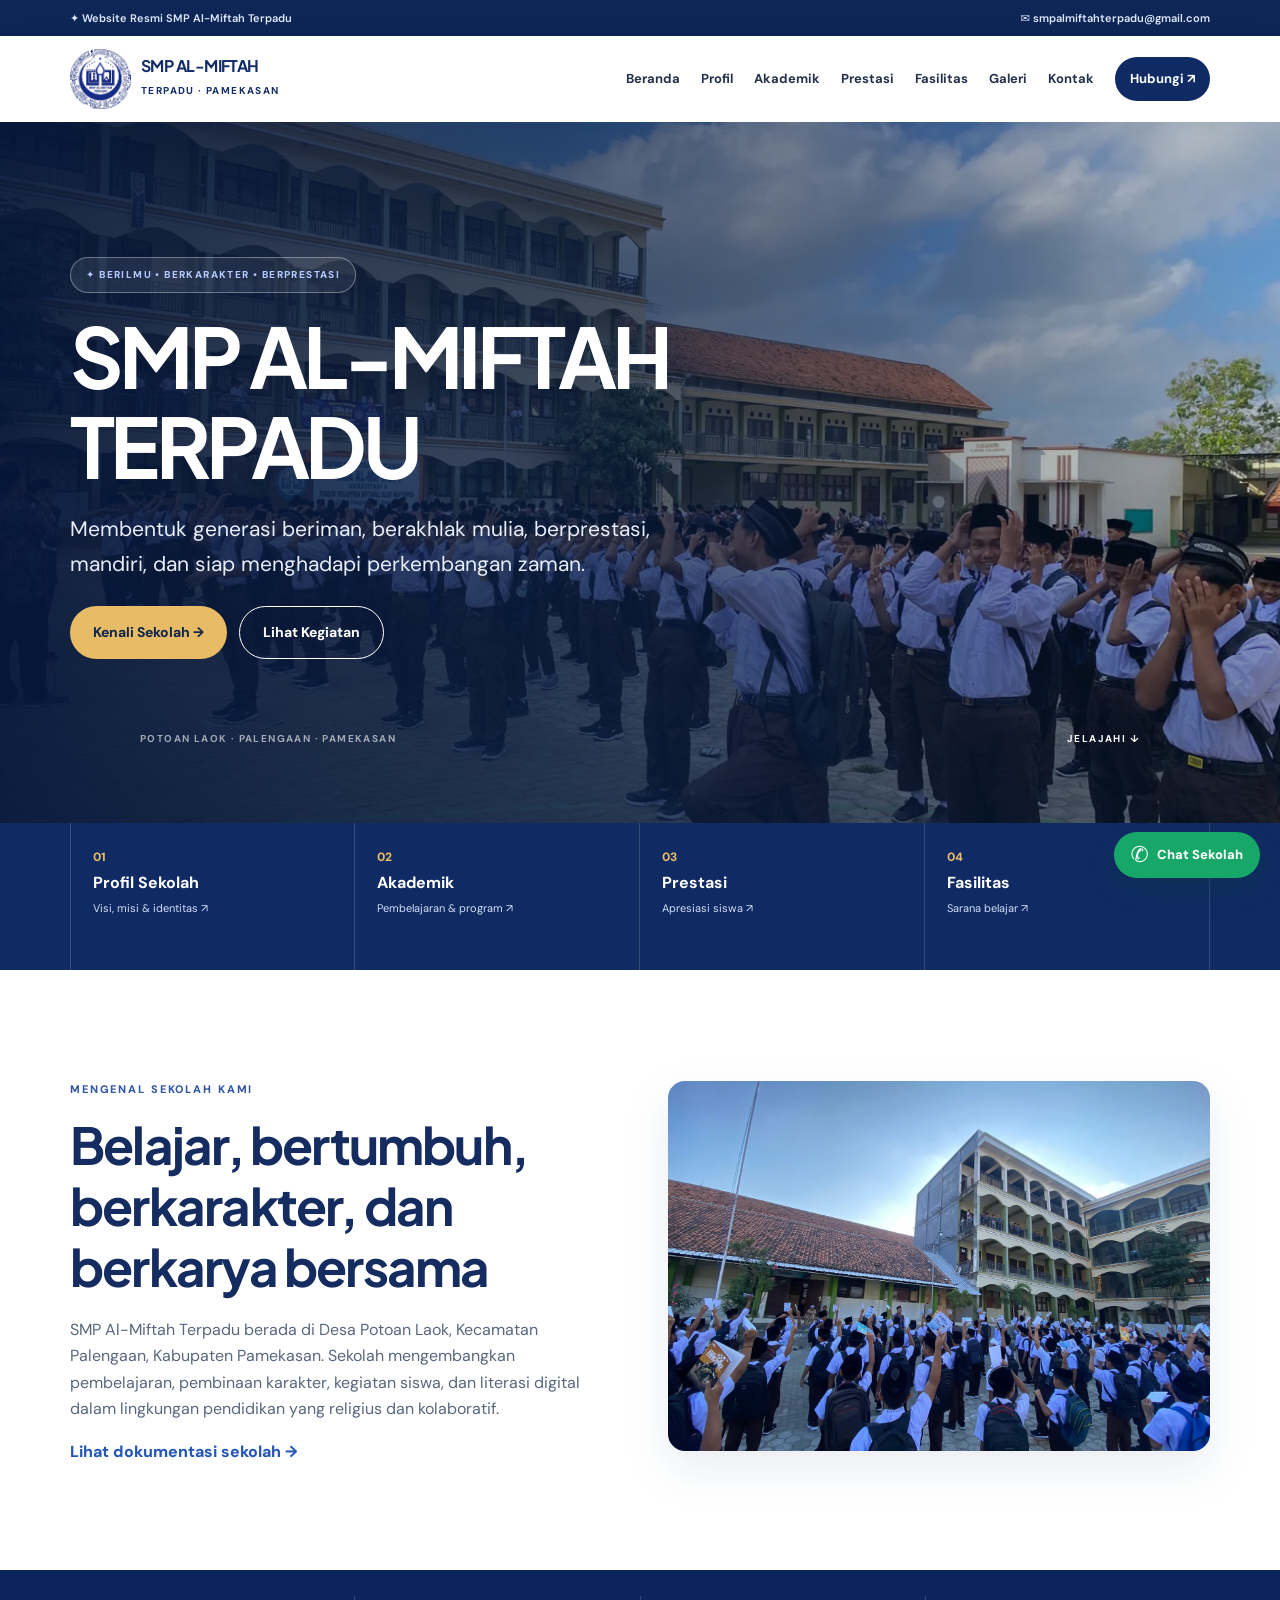
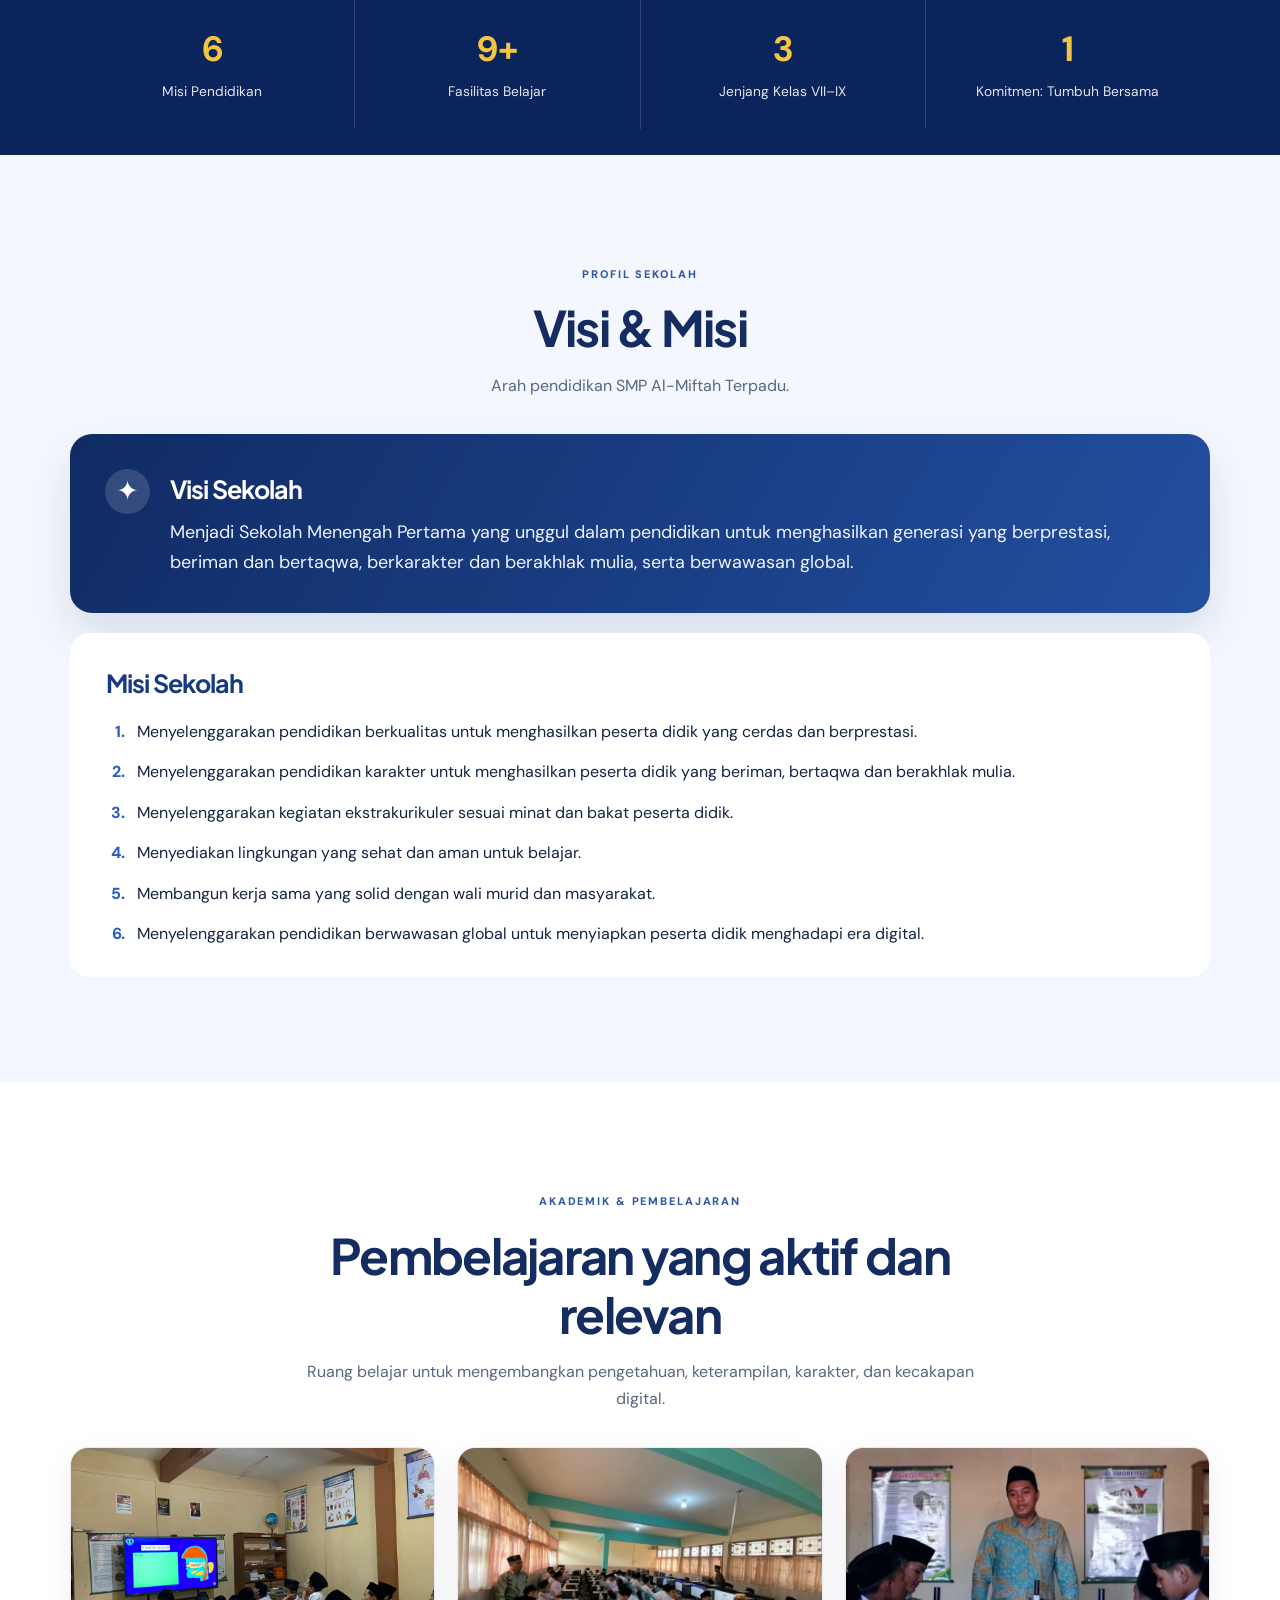
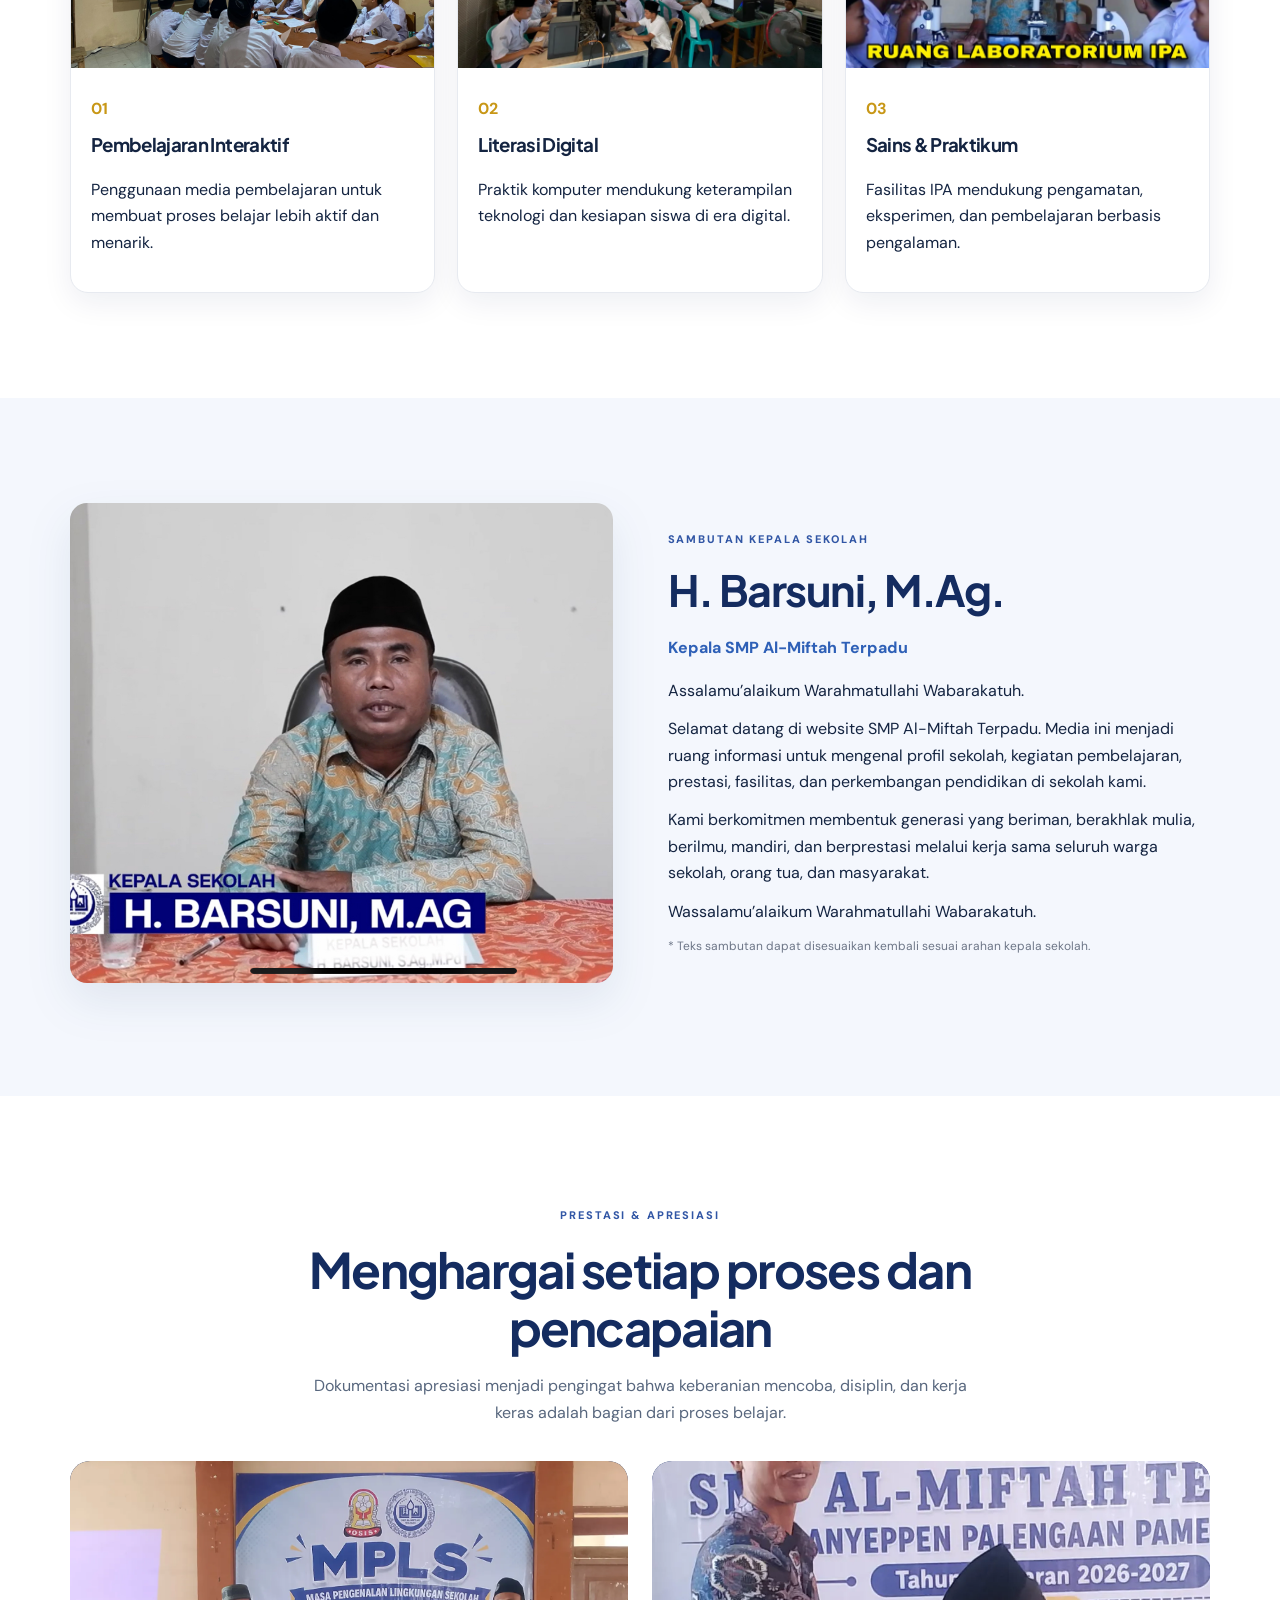
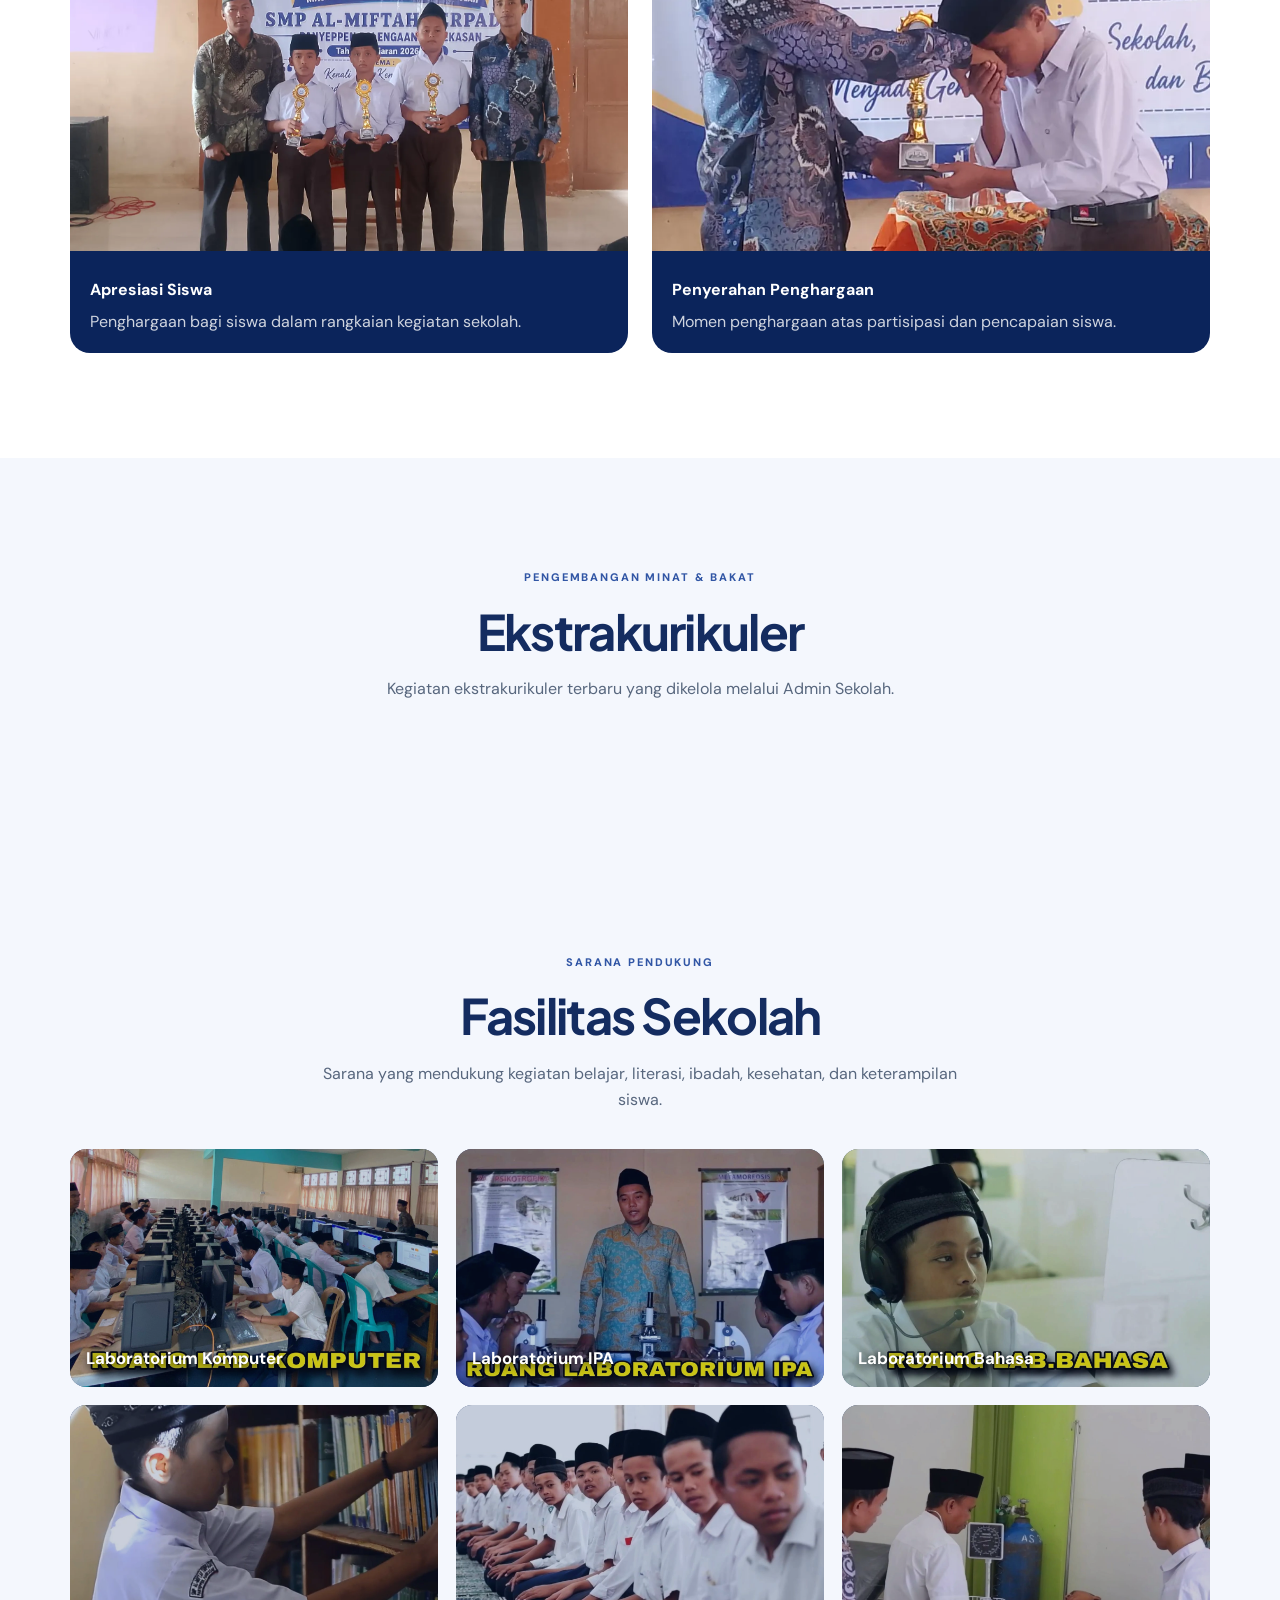
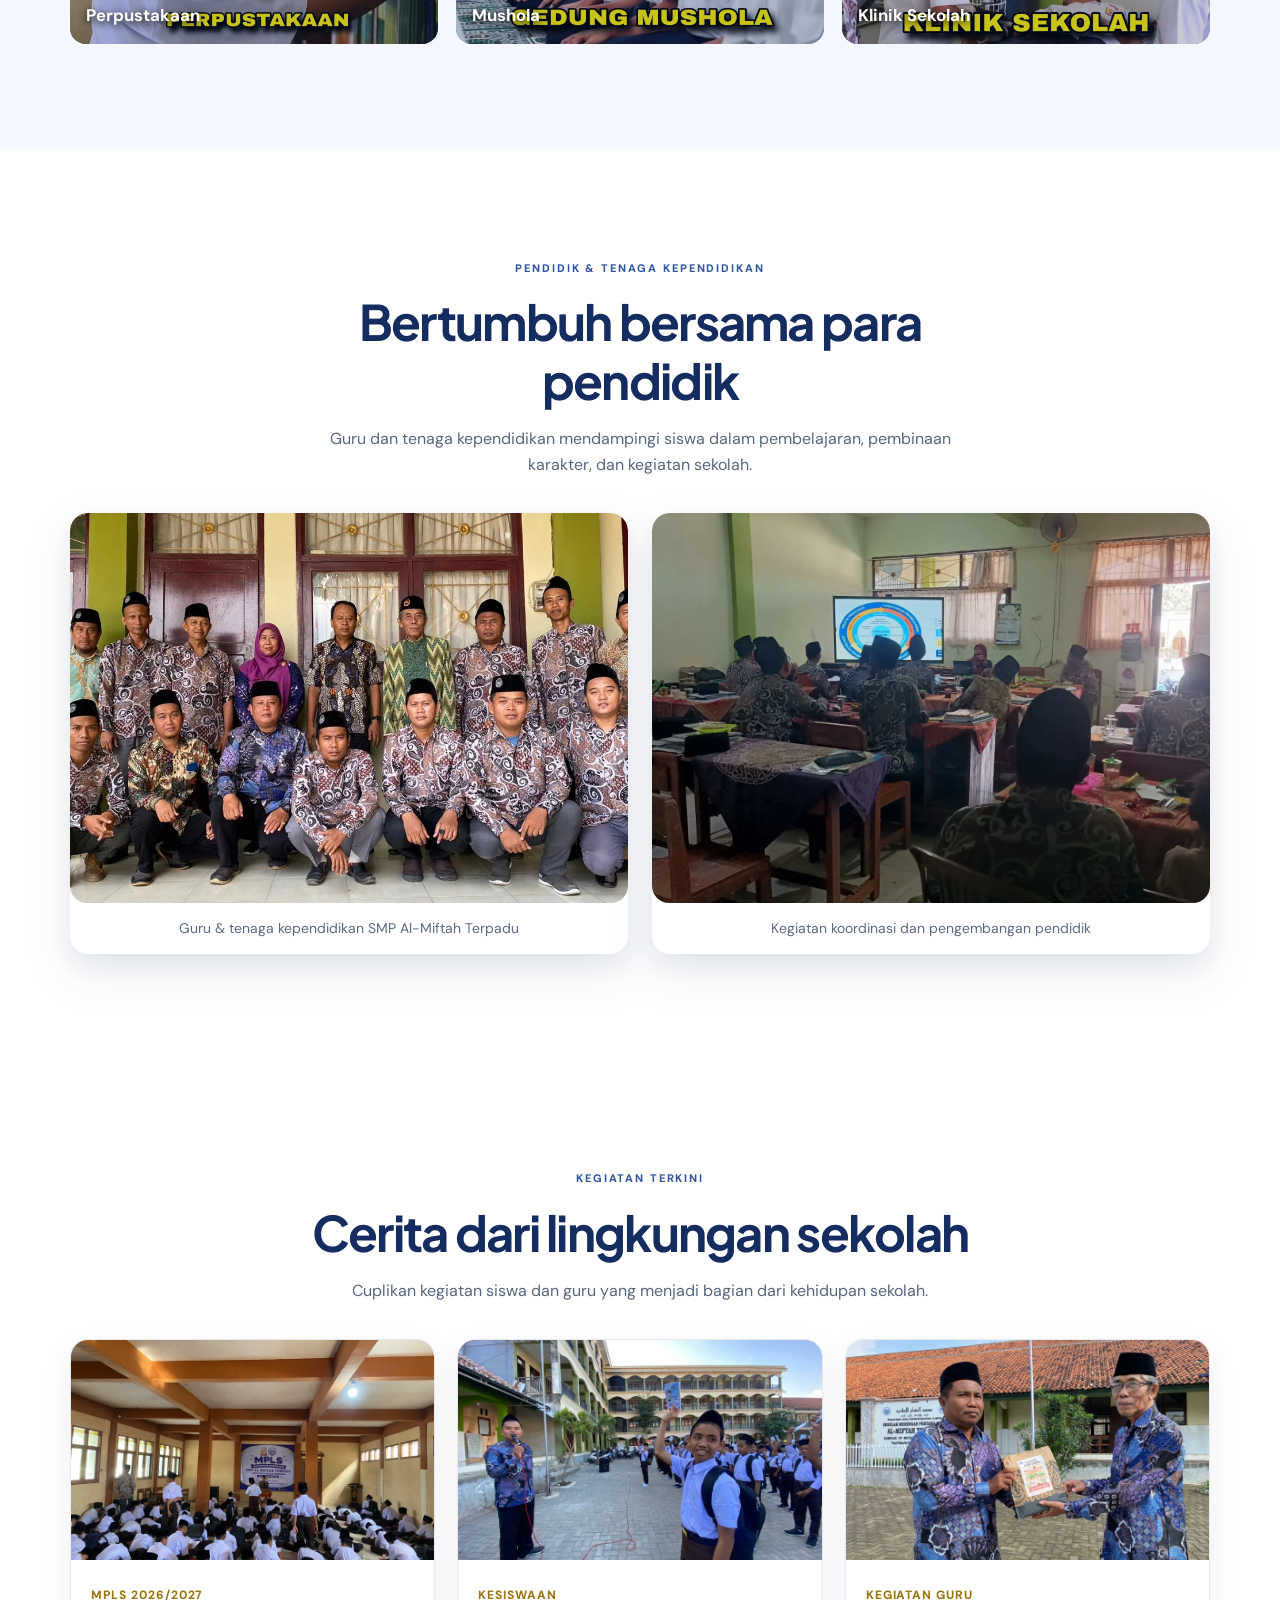
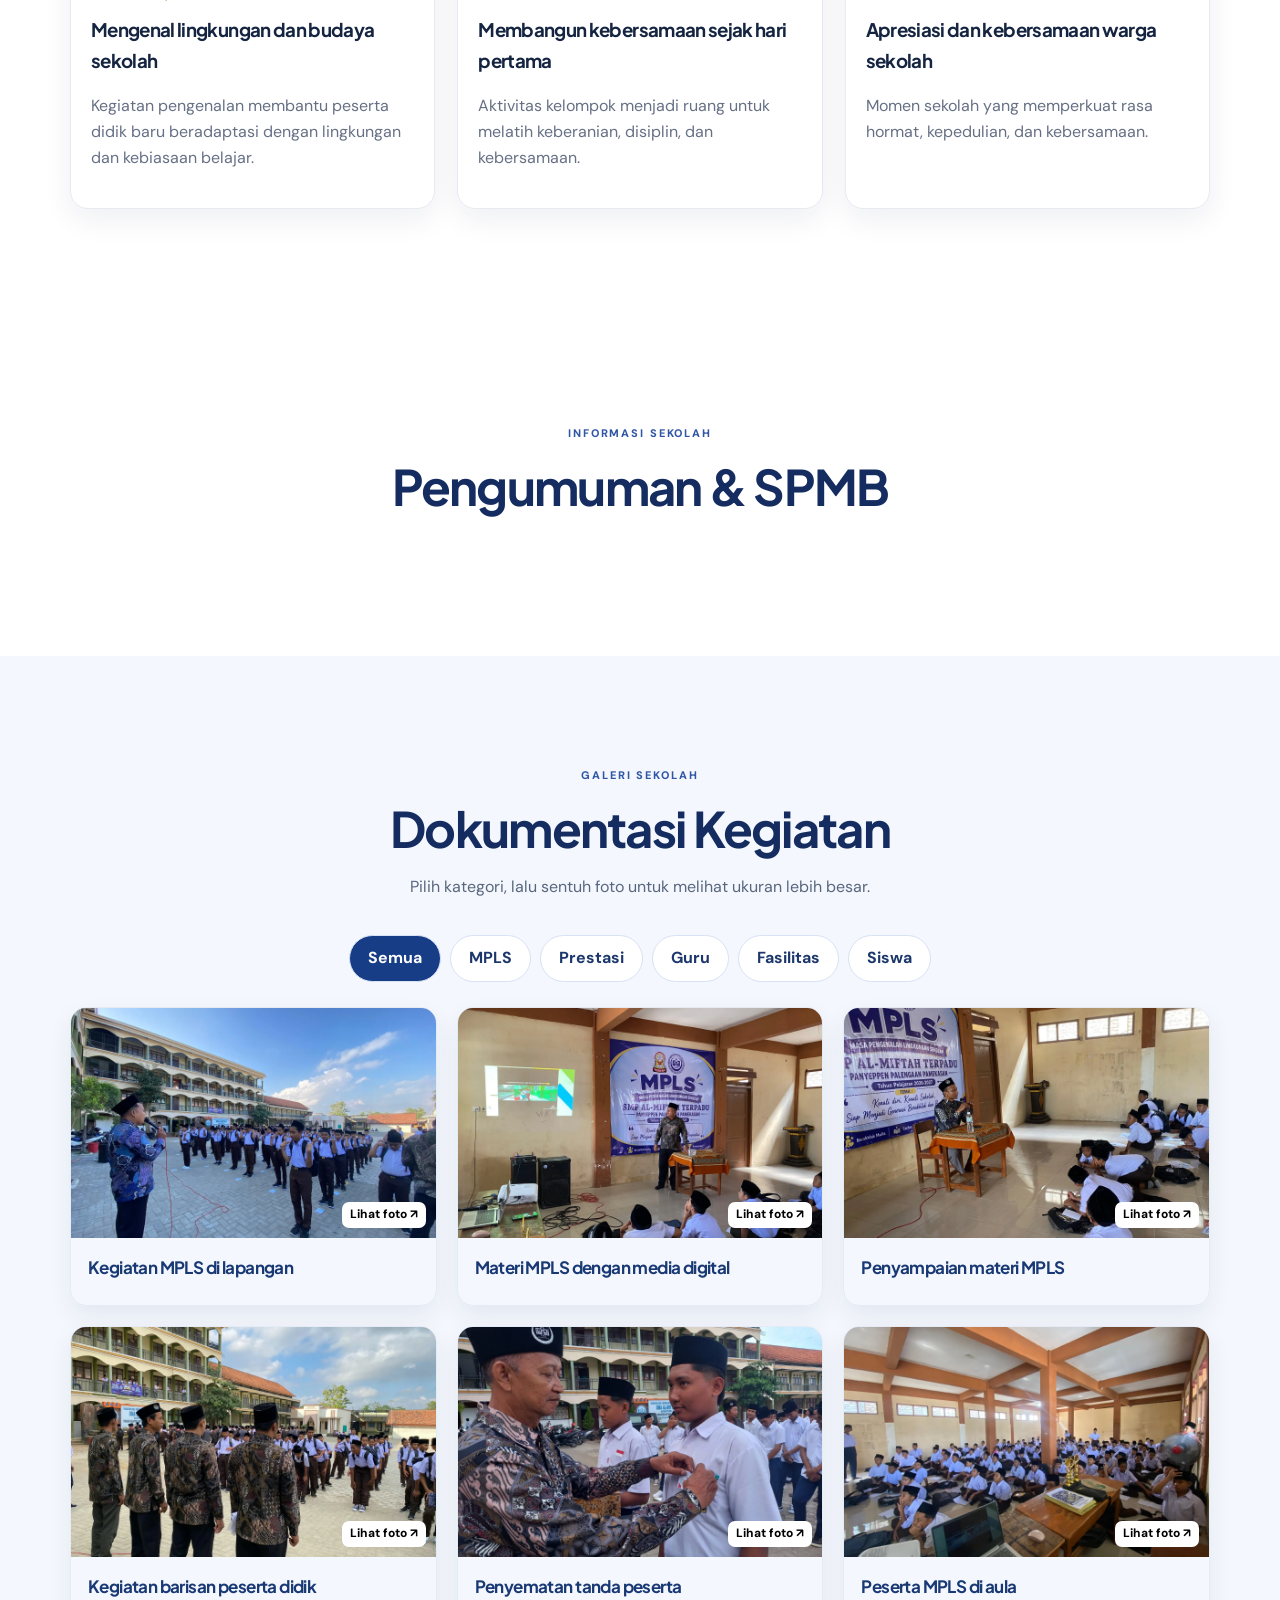
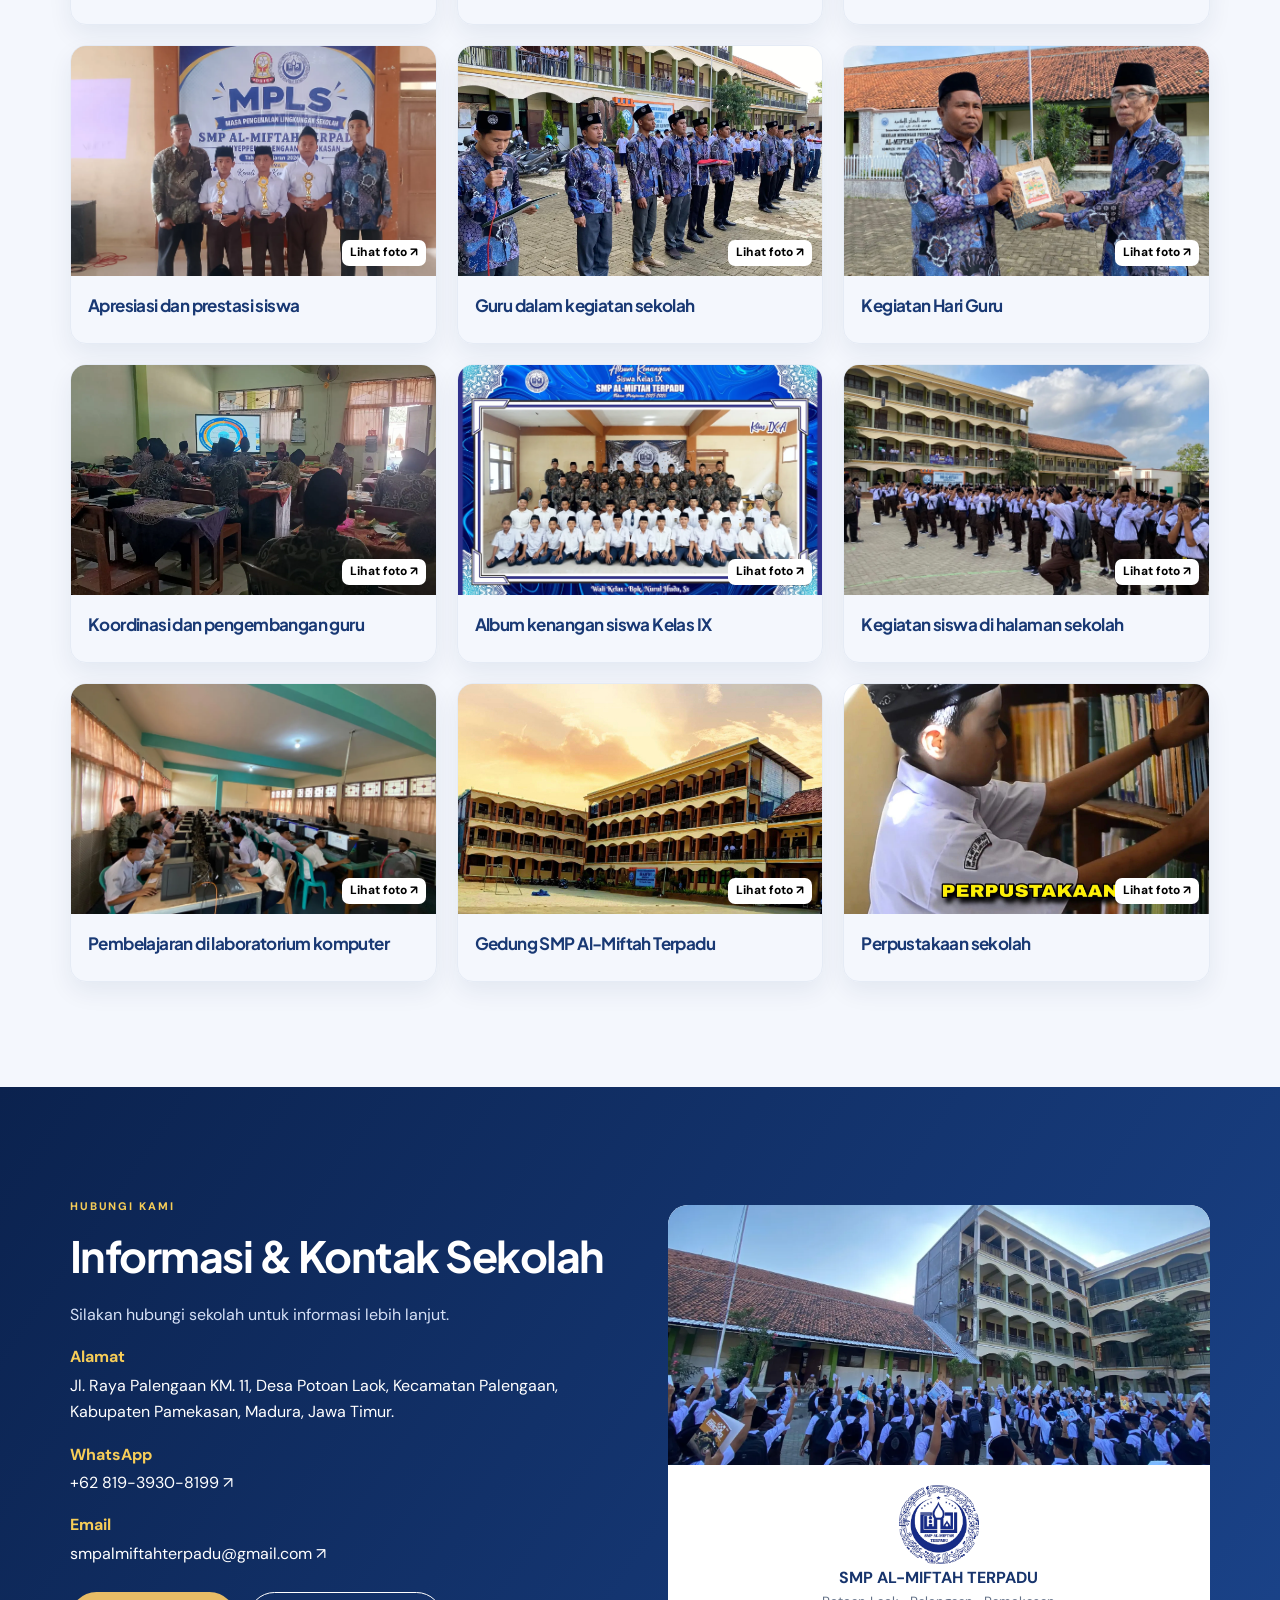
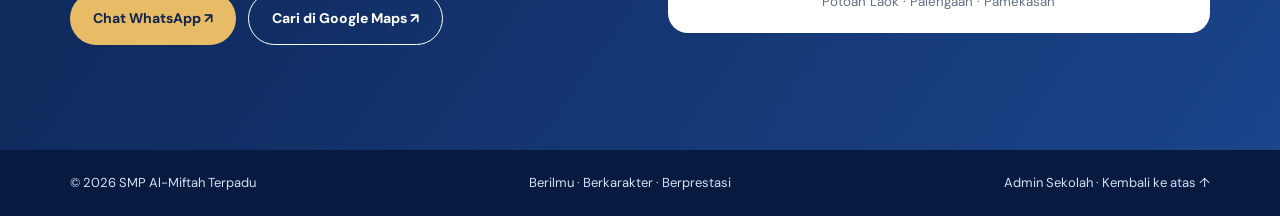
<file: index.html>
<!doctype html><html lang="id"><head><meta charset="utf-8"><meta name="viewport" content="width=device-width,initial-scale=1"><meta name="theme-color" content="#112e70"><meta name="description" content="Website resmi SMP Al-Miftah Terpadu Potoan Laok, Palengaan, Pamekasan. Profil, akademik, prestasi, fasilitas, kegiatan, galeri dan kontak sekolah."><title>SMP Al-Miftah Terpadu | Berilmu, Berkarakter, Berprestasi</title><link rel="icon" href="assets/logo.png"><link rel="stylesheet" href="style.css"><link rel="stylesheet" href="premium.css"></head><body>
<div class="top-strip"><div class="container"><span>✦ Website Resmi SMP Al-Miftah Terpadu</span><a href="mailto:smpalmiftahterpadu@gmail.com">✉ smpalmiftahterpadu@gmail.com</a></div></div><a class="skip" href="#main">Lewati ke konten</a>
<header class="site-header"><div class="container header-inner"><a class="brand" href="#beranda"><img src="assets/logo.png" alt="Logo SMP Al-Miftah Terpadu"><span><strong>SMP AL-MIFTAH</strong><small>TERPADU · PAMEKASAN</small></span></a><button class="menu-toggle" type="button" aria-expanded="false" aria-controls="nav">☰</button><nav id="nav" class="nav"><a href="#beranda">Beranda</a><a href="#profil">Profil</a><a href="#akademik">Akademik</a><a href="#prestasi">Prestasi</a><a href="#fasilitas">Fasilitas</a><a href="#galeri">Galeri</a><a href="#kontak">Kontak</a><a class="nav-cta" href="https://wa.me/6281939308199" target="_blank" rel="noopener">Hubungi ↗</a></nav></div></header>
<main id="main">
<section id="beranda" class="hero"><img class="hero-img" src="assets/new/mpls-kegiatan-lapangan.webp" alt="Kegiatan siswa SMP Al-Miftah Terpadu"><div class="hero-shade"></div><div class="container hero-content"><span class="eyebrow">✦ BERILMU • BERKARAKTER • BERPRESTASI</span><h1>SMP AL-MIFTAH<br>TERPADU</h1><p>Membentuk generasi beriman, berakhlak mulia, berprestasi, mandiri, dan siap menghadapi perkembangan zaman.</p><div class="actions"><a class="btn primary" href="#profil">Kenali Sekolah →</a><a class="btn outline" href="#galeri">Lihat Kegiatan</a></div><div class="hero-bottom"><span>POTOAN LAOK · PALENGAAN · PAMEKASAN</span><a href="#profil">JELAJAHI ↓</a></div></div></section>
<section class="quick-links"><div class="container quick-grid"><a href="#profil"><span>01</span><strong>Profil Sekolah</strong><small>Visi, misi & identitas ↗</small></a><a href="#akademik"><span>02</span><strong>Akademik</strong><small>Pembelajaran & program ↗</small></a><a href="#prestasi"><span>03</span><strong>Prestasi</strong><small>Apresiasi siswa ↗</small></a><a href="#fasilitas"><span>04</span><strong>Fasilitas</strong><small>Sarana belajar ↗</small></a></div></section>
<section class="intro section"><div class="container intro-grid"><div><span class="kicker">MENGENAL SEKOLAH KAMI</span><h2>Belajar, bertumbuh, berkarakter, dan berkarya bersama</h2><p>SMP Al-Miftah Terpadu berada di Desa Potoan Laok, Kecamatan Palengaan, Kabupaten Pamekasan. Sekolah mengembangkan pembelajaran, pembinaan karakter, kegiatan siswa, dan literasi digital dalam lingkungan pendidikan yang religius dan kolaboratif.</p><a class="text-link" href="#galeri">Lihat dokumentasi sekolah →</a></div><div class="intro-photo"><img loading="lazy" src="assets/new/mpls-lapangan-1.webp" alt="Lingkungan dan kegiatan siswa"></div></div></section>
<section class="stats"><div class="container stats-grid"><div><strong>6</strong><span>Misi Pendidikan</span></div><div><strong>9+</strong><span>Fasilitas Belajar</span></div><div><strong>3</strong><span>Jenjang Kelas VII–IX</span></div><div><strong>1</strong><span>Komitmen: Tumbuh Bersama</span></div></div></section>
<section id="profil" class="section tinted"><div class="container"><div class="section-head"><span class="kicker">PROFIL SEKOLAH</span><h2>Visi & Misi</h2><p>Arah pendidikan SMP Al-Miftah Terpadu.</p></div><div class="vision"><span class="icon-circle">✦</span><div><h3>Visi Sekolah</h3><p>Menjadi Sekolah Menengah Pertama yang unggul dalam pendidikan untuk menghasilkan generasi yang berprestasi, beriman dan bertaqwa, berkarakter dan berakhlak mulia, serta berwawasan global.</p></div></div><div class="mission"><h3>Misi Sekolah</h3><ol><li>Menyelenggarakan pendidikan berkualitas untuk menghasilkan peserta didik yang cerdas dan berprestasi.</li><li>Menyelenggarakan pendidikan karakter untuk menghasilkan peserta didik yang beriman, bertaqwa dan berakhlak mulia.</li><li>Menyelenggarakan kegiatan ekstrakurikuler sesuai minat dan bakat peserta didik.</li><li>Menyediakan lingkungan yang sehat dan aman untuk belajar.</li><li>Membangun kerja sama yang solid dengan wali murid dan masyarakat.</li><li>Menyelenggarakan pendidikan berwawasan global untuk menyiapkan peserta didik menghadapi era digital.</li></ol></div></div></section>
<section id="akademik" class="section"><div class="container"><div class="section-head"><span class="kicker">AKADEMIK & PEMBELAJARAN</span><h2>Pembelajaran yang aktif dan relevan</h2><p>Ruang belajar untuk mengembangkan pengetahuan, keterampilan, karakter, dan kecakapan digital.</p></div><div class="feature-grid"><article><img src="assets/pembelajaran.jpeg" loading="lazy" alt="Pembelajaran interaktif"><div><b>01</b><h3>Pembelajaran Interaktif</h3><p>Penggunaan media pembelajaran untuk membuat proses belajar lebih aktif dan menarik.</p></div></article><article><img src="assets/new/lab-komputer-baru.webp" loading="lazy" alt="Laboratorium komputer"><div><b>02</b><h3>Literasi Digital</h3><p>Praktik komputer mendukung keterampilan teknologi dan kesiapan siswa di era digital.</p></div></article><article><img src="assets/ipa.jpeg" loading="lazy" alt="Laboratorium IPA"><div><b>03</b><h3>Sains & Praktikum</h3><p>Fasilitas IPA mendukung pengamatan, eksperimen, dan pembelajaran berbasis pengalaman.</p></div></article></div></div></section>
<section id="kepala-sekolah" class="section tinted"><div class="container principal"><div class="principal-photo"><img loading="lazy" src="assets/kepala.jpeg" alt="Kepala SMP Al-Miftah Terpadu"></div><div><span class="kicker">SAMBUTAN KEPALA SEKOLAH</span><h2>H. Barsuni, M.Ag.</h2><p class="role">Kepala SMP Al-Miftah Terpadu</p><div class="speech"><p>Assalamu’alaikum Warahmatullahi Wabarakatuh.</p><p>Selamat datang di website SMP Al-Miftah Terpadu. Media ini menjadi ruang informasi untuk mengenal profil sekolah, kegiatan pembelajaran, prestasi, fasilitas, dan perkembangan pendidikan di sekolah kami.</p><p>Kami berkomitmen membentuk generasi yang beriman, berakhlak mulia, berilmu, mandiri, dan berprestasi melalui kerja sama seluruh warga sekolah, orang tua, dan masyarakat.</p><p>Wassalamu’alaikum Warahmatullahi Wabarakatuh.</p></div><p class="draft-note">* Teks sambutan dapat disesuaikan kembali sesuai arahan kepala sekolah.</p></div></div></section>
<section id="prestasi" class="section"><div class="container"><div class="section-head"><span class="kicker">PRESTASI & APRESIASI</span><h2>Menghargai setiap proses dan pencapaian</h2><p>Dokumentasi apresiasi menjadi pengingat bahwa keberanian mencoba, disiplin, dan kerja keras adalah bagian dari proses belajar.</p></div><div class="prestasi-grid" id="cms-prestasi"><figure><img src="assets/new/mpls-prestasi.webp" loading="lazy" alt="Siswa menerima piala"><figcaption><strong>Apresiasi Siswa</strong><span>Penghargaan bagi siswa dalam rangkaian kegiatan sekolah.</span></figcaption></figure><figure><img src="assets/new/mpls-penyerahan-piala.webp" loading="lazy" alt="Penyerahan penghargaan kepada siswa"><figcaption><strong>Penyerahan Penghargaan</strong><span>Momen penghargaan atas partisipasi dan pencapaian siswa.</span></figcaption></figure></div></div></section>
<section id="ekstrakurikuler" class="section tinted cms-section"><div class="container"><div class="section-head"><span class="kicker">PENGEMBANGAN MINAT & BAKAT</span><h2>Ekstrakurikuler</h2><p>Kegiatan ekstrakurikuler terbaru yang dikelola melalui Admin Sekolah.</p></div><div id="cms-ekstrakurikuler" class="cms-card-grid"></div></div></section>
<section id="fasilitas" class="section tinted"><div class="container"><div class="section-head"><span class="kicker">SARANA PENDUKUNG</span><h2>Fasilitas Sekolah</h2><p>Sarana yang mendukung kegiatan belajar, literasi, ibadah, kesehatan, dan keterampilan siswa.</p></div><div class="facility-grid"><div><img src="assets/komputer.jpeg" loading="lazy" alt="Lab komputer"><strong>Laboratorium Komputer</strong></div><div><img src="assets/ipa.jpeg" loading="lazy" alt="Lab IPA"><strong>Laboratorium IPA</strong></div><div><img src="assets/bahasa.jpeg" loading="lazy" alt="Lab Bahasa"><strong>Laboratorium Bahasa</strong></div><div><img src="assets/perpustakaan.jpeg" loading="lazy" alt="Perpustakaan"><strong>Perpustakaan</strong></div><div><img src="assets/mushola.jpeg" loading="lazy" alt="Mushola"><strong>Mushola</strong></div><div><img src="assets/klinik.jpeg" loading="lazy" alt="Klinik sekolah"><strong>Klinik Sekolah</strong></div></div></div></section>
<section id="guru" class="section"><div class="container"><div class="section-head"><span class="kicker">PENDIDIK & TENAGA KEPENDIDIKAN</span><h2>Bertumbuh bersama para pendidik</h2><p>Guru dan tenaga kependidikan mendampingi siswa dalam pembelajaran, pembinaan karakter, dan kegiatan sekolah.</p></div><div class="teacher-pair"><figure class="teacher"><img loading="lazy" src="assets/new/foto-guru-staf.webp" alt="Foto guru dan tenaga kependidikan"><figcaption>Guru & tenaga kependidikan SMP Al-Miftah Terpadu</figcaption></figure><figure class="teacher"><img loading="lazy" src="assets/new/rapat-guru.webp" alt="Kegiatan pengembangan guru"><figcaption>Kegiatan koordinasi dan pengembangan pendidik</figcaption></figure></div></div></section>
<section class="section news-section"><div class="container"><div class="section-head"><span class="kicker">KEGIATAN TERKINI</span><h2>Cerita dari lingkungan sekolah</h2><p>Cuplikan kegiatan siswa dan guru yang menjadi bagian dari kehidupan sekolah.</p></div><div class="news-grid" id="cms-berita"><article><img src="assets/new/mpls-kegiatan-aula.webp" loading="lazy" alt="MPLS di aula"><span>MPLS 2026/2027</span><h3>Mengenal lingkungan dan budaya sekolah</h3><p>Kegiatan pengenalan membantu peserta didik baru beradaptasi dengan lingkungan dan kebiasaan belajar.</p></article><article><img src="assets/new/mpls-siswa.webp" loading="lazy" alt="Siswa MPLS"><span>KESISWAAN</span><h3>Membangun kebersamaan sejak hari pertama</h3><p>Aktivitas kelompok menjadi ruang untuk melatih keberanian, disiplin, dan kebersamaan.</p></article><article><img src="assets/new/hari-guru.webp" loading="lazy" alt="Kegiatan Hari Guru"><span>KEGIATAN GURU</span><h3>Apresiasi dan kebersamaan warga sekolah</h3><p>Momen sekolah yang memperkuat rasa hormat, kepedulian, dan kebersamaan.</p></article></div></div></section>
<section id="pengumuman" class="section cms-section"><div class="container"><div class="section-head"><span class="kicker">INFORMASI SEKOLAH</span><h2>Pengumuman & SPMB</h2></div><div id="cms-pengumuman" class="cms-announcement-grid"></div></div></section>
<section id="galeri" class="section tinted"><div class="container"><div class="section-head"><span class="kicker">GALERI SEKOLAH</span><h2>Dokumentasi Kegiatan</h2><p>Pilih kategori, lalu sentuh foto untuk melihat ukuran lebih besar.</p></div><div class="filters" role="group"><button class="filter active" data-filter="semua">Semua</button><button class="filter" data-filter="mpls">MPLS</button><button class="filter" data-filter="prestasi">Prestasi</button><button class="filter" data-filter="guru">Guru</button><button class="filter" data-filter="fasilitas">Fasilitas</button><button class="filter" data-filter="siswa">Siswa</button></div><div class="gallery" id="cms-galeri">
<article class="photo-card" data-category="mpls"><button class="photo-open" type="button" data-image="assets/new/mpls-lapangan-2.webp" data-caption="Kegiatan MPLS di lapangan"><img loading="lazy" src="assets/new/mpls-lapangan-2.webp" alt="Kegiatan MPLS di lapangan"><span class="zoom">Lihat foto ↗</span></button><div class="photo-text"><h3>Kegiatan MPLS di lapangan</h3></div></article>
<article class="photo-card" data-category="mpls"><button class="photo-open" type="button" data-image="assets/new/mpls-materi-digital.webp" data-caption="Materi MPLS dengan media digital"><img loading="lazy" src="assets/new/mpls-materi-digital.webp" alt="Materi MPLS dengan media digital"><span class="zoom">Lihat foto ↗</span></button><div class="photo-text"><h3>Materi MPLS dengan media digital</h3></div></article>
<article class="photo-card" data-category="mpls"><button class="photo-open" type="button" data-image="assets/new/mpls-materi.webp" data-caption="Penyampaian materi MPLS"><img loading="lazy" src="assets/new/mpls-materi.webp" alt="Penyampaian materi MPLS"><span class="zoom">Lihat foto ↗</span></button><div class="photo-text"><h3>Penyampaian materi MPLS</h3></div></article>
<article class="photo-card" data-category="mpls"><button class="photo-open" type="button" data-image="assets/new/mpls-barisan.webp" data-caption="Kegiatan barisan peserta didik"><img loading="lazy" src="assets/new/mpls-barisan.webp" alt="Kegiatan barisan peserta didik"><span class="zoom">Lihat foto ↗</span></button><div class="photo-text"><h3>Kegiatan barisan peserta didik</h3></div></article>
<article class="photo-card" data-category="mpls"><button class="photo-open" type="button" data-image="assets/new/mpls-penyematan.webp" data-caption="Penyematan tanda peserta"><img loading="lazy" src="assets/new/mpls-penyematan.webp" alt="Penyematan tanda peserta"><span class="zoom">Lihat foto ↗</span></button><div class="photo-text"><h3>Penyematan tanda peserta</h3></div></article>
<article class="photo-card" data-category="mpls"><button class="photo-open" type="button" data-image="assets/new/mpls-peserta-aula.webp" data-caption="Peserta MPLS di aula"><img loading="lazy" src="assets/new/mpls-peserta-aula.webp" alt="Peserta MPLS di aula"><span class="zoom">Lihat foto ↗</span></button><div class="photo-text"><h3>Peserta MPLS di aula</h3></div></article>
<article class="photo-card" data-category="prestasi"><button class="photo-open" type="button" data-image="assets/new/mpls-prestasi.webp" data-caption="Apresiasi dan prestasi siswa"><img loading="lazy" src="assets/new/mpls-prestasi.webp" alt="Apresiasi dan prestasi siswa"><span class="zoom">Lihat foto ↗</span></button><div class="photo-text"><h3>Apresiasi dan prestasi siswa</h3></div></article>
<article class="photo-card" data-category="guru"><button class="photo-open" type="button" data-image="assets/new/upacara-guru.webp" data-caption="Guru dalam kegiatan sekolah"><img loading="lazy" src="assets/new/upacara-guru.webp" alt="Guru dalam kegiatan sekolah"><span class="zoom">Lihat foto ↗</span></button><div class="photo-text"><h3>Guru dalam kegiatan sekolah</h3></div></article>
<article class="photo-card" data-category="guru"><button class="photo-open" type="button" data-image="assets/new/hari-guru.webp" data-caption="Kegiatan Hari Guru"><img loading="lazy" src="assets/new/hari-guru.webp" alt="Kegiatan Hari Guru"><span class="zoom">Lihat foto ↗</span></button><div class="photo-text"><h3>Kegiatan Hari Guru</h3></div></article>
<article class="photo-card" data-category="guru"><button class="photo-open" type="button" data-image="assets/new/rapat-guru.webp" data-caption="Koordinasi dan pengembangan guru"><img loading="lazy" src="assets/new/rapat-guru.webp" alt="Koordinasi dan pengembangan guru"><span class="zoom">Lihat foto ↗</span></button><div class="photo-text"><h3>Koordinasi dan pengembangan guru</h3></div></article>
<article class="photo-card" data-category="siswa"><button class="photo-open" type="button" data-image="assets/new/album-kelas9.webp" data-caption="Album kenangan siswa Kelas IX"><img loading="lazy" src="assets/new/album-kelas9.webp" alt="Album kenangan siswa Kelas IX"><span class="zoom">Lihat foto ↗</span></button><div class="photo-text"><h3>Album kenangan siswa Kelas IX</h3></div></article>
<article class="photo-card" data-category="siswa"><button class="photo-open" type="button" data-image="assets/new/mpls-kegiatan-lapangan.webp" data-caption="Kegiatan siswa di halaman sekolah"><img loading="lazy" src="assets/new/mpls-kegiatan-lapangan.webp" alt="Kegiatan siswa di halaman sekolah"><span class="zoom">Lihat foto ↗</span></button><div class="photo-text"><h3>Kegiatan siswa di halaman sekolah</h3></div></article>
<article class="photo-card" data-category="fasilitas"><button class="photo-open" type="button" data-image="assets/new/lab-komputer-baru.webp" data-caption="Pembelajaran di laboratorium komputer"><img loading="lazy" src="assets/new/lab-komputer-baru.webp" alt="Pembelajaran di laboratorium komputer"><span class="zoom">Lihat foto ↗</span></button><div class="photo-text"><h3>Pembelajaran di laboratorium komputer</h3></div></article>
<article class="photo-card" data-category="fasilitas"><button class="photo-open" type="button" data-image="assets/gedung.jpeg" data-caption="Gedung SMP Al-Miftah Terpadu"><img loading="lazy" src="assets/gedung.jpeg" alt="Gedung SMP Al-Miftah Terpadu"><span class="zoom">Lihat foto ↗</span></button><div class="photo-text"><h3>Gedung SMP Al-Miftah Terpadu</h3></div></article>
<article class="photo-card" data-category="fasilitas"><button class="photo-open" type="button" data-image="assets/perpustakaan.jpeg" data-caption="Perpustakaan sekolah"><img loading="lazy" src="assets/perpustakaan.jpeg" alt="Perpustakaan sekolah"><span class="zoom">Lihat foto ↗</span></button><div class="photo-text"><h3>Perpustakaan sekolah</h3></div></article>
</div></div></section>
<section id="kontak" class="section contact-section"><div class="container contact-grid"><div><span class="kicker light">HUBUNGI KAMI</span><h2>Informasi & Kontak Sekolah</h2><p>Silakan hubungi sekolah untuk informasi lebih lanjut.</p><div class="contact-lines"><div><strong>Alamat</strong><span>Jl. Raya Palengaan KM. 11, Desa Potoan Laok, Kecamatan Palengaan, Kabupaten Pamekasan, Madura, Jawa Timur.</span></div><div><strong>WhatsApp</strong><a href="https://wa.me/6281939308199" target="_blank" rel="noopener">+62 819-3930-8199 ↗</a></div><div><strong>Email</strong><a href="mailto:smpalmiftahterpadu@gmail.com">smpalmiftahterpadu@gmail.com ↗</a></div></div><div class="actions"><a class="btn primary" href="https://wa.me/6281939308199" target="_blank" rel="noopener">Chat WhatsApp ↗</a><a class="btn outline" href="https://www.google.com/maps/search/?api=1&amp;query=SMP%20Al-Miftah%20Terpadu%20Potoan%20Laok%20Palengaan%20Pamekasan" target="_blank" rel="noopener">Cari di Google Maps ↗</a></div></div><div class="contact-panel"><img src="assets/new/mpls-lapangan-1.webp" loading="lazy" alt="Lingkungan sekolah"><div><img src="assets/logo.png" alt=""><strong>SMP AL-MIFTAH TERPADU</strong><small>Potoan Laok · Palengaan · Pamekasan</small></div></div></div></section>
</main><a class="floating-wa" href="https://wa.me/6281939308199" target="_blank" rel="noopener"><span>✆</span><span>Chat Sekolah</span></a><footer><div class="container footer-inner"><span>© <span id="year"></span> SMP Al-Miftah Terpadu</span><span>Berilmu · Berkarakter · Berprestasi</span><span><a href="/admin/" style="color:inherit">Admin Sekolah</a> · <a href="#beranda">Kembali ke atas ↑</a></span></div></footer><dialog id="lightbox"><button type="button" class="close-lightbox">✕</button><img id="lightbox-img" alt=""><p id="lightbox-caption"></p></dialog><script src="content-data.js"></script><script src="script.js" defer></script><script src="https://identity.netlify.com/v1/netlify-identity-widget.js"></script></body></html>
</file>
<file: style.css>
*{box-sizing:border-box}html{scroll-behavior:smooth;scroll-padding-top:84px}body{margin:0;color:#1c2942;background:#fff;font-family:system-ui,-apple-system,"Segoe UI",sans-serif;line-height:1.65}a{color:inherit}button{font:inherit;cursor:pointer}.container{width:min(1140px,calc(100% - 36px));margin:auto}.skip{position:absolute;left:-9999px}.skip:focus{left:12px;top:12px;background:#fff;z-index:1000;padding:10px}.site-header{position:sticky;top:0;z-index:50;background:#fff;box-shadow:0 2px 18px #122c5b12}.header-inner{display:flex;align-items:center;justify-content:space-between;min-height:78px;gap:20px}.brand{display:flex;align-items:center;text-decoration:none;gap:10px;color:#122c68}.brand img{width:55px;height:55px;object-fit:contain}.brand strong{display:block;font-size:16px;line-height:1.2}.brand small{font-size:10px;letter-spacing:1.4px;font-weight:700}.nav{display:flex;gap:20px;align-items:center}.nav a{text-decoration:none;font-size:13px;font-weight:700;color:#24334b}.nav a:hover,.nav a:focus-visible,.text-link{color:#2457b7}.menu-toggle{display:none;background:#edf3ff;border:0;border-radius:10px;padding:8px 13px;font-size:23px;color:#122c68}.hero{position:relative;min-height:570px;display:flex;align-items:center;background:#102752;color:#fff;overflow:hidden}.hero-img,.hero-shade{position:absolute;inset:0;width:100%;height:100%}.hero-img{object-fit:cover}.hero-shade{background:linear-gradient(90deg,rgba(5,23,58,.91),rgba(7,27,64,.72) 48%,rgba(7,27,64,.1))}.hero-content{position:relative;padding:90px 0;z-index:1}.eyebrow,.kicker{font-size:12px;font-weight:800;letter-spacing:2px;color:#b3c9ff}.hero h1{font-size:clamp(39px,6vw,74px);line-height:1.1;margin:18px 0;letter-spacing:-2px}.hero p{max-width:560px;font-size:18px}.actions{display:flex;gap:12px;flex-wrap:wrap;margin-top:25px}.btn{display:inline-flex;align-items:center;justify-content:center;text-decoration:none;padding:12px 21px;border-radius:10px;font-weight:750;font-size:14px;min-height:46px}.primary{background:#f8c94e;color:#1c2b48}.outline{border:1px solid #fff;color:#fff}.section{padding:84px 0}.intro-grid,.principal,.contact-grid{display:grid;grid-template-columns:1fr 1fr;gap:55px;align-items:center}.kicker{color:#315fb7}.intro h2,.section-head h2,.principal h2,.contact-section h2{font-size:clamp(29px,3.5vw,43px);line-height:1.2;color:#142c60;margin:12px 0 20px}.intro p,.section-head p{color:#58677e}.intro-photo img,.principal-photo img{width:100%;height:370px;object-fit:cover;border-radius:20px}.text-link{font-weight:800;text-decoration:none}.tinted{background:#f2f6fd}.section-head{text-align:center;max-width:680px;margin:0 auto 35px}.section-head h2{margin-bottom:10px}.vision{background:#123477;color:#fff;border-radius:20px;padding:35px;display:flex;gap:20px;align-items:start;box-shadow:0 15px 35px #102c6517}.vision h3{margin:0 0 8px;font-size:25px}.vision p{margin:0;font-size:18px}.icon-circle{display:grid;place-items:center;flex:0 0 45px;height:45px;border-radius:50%;background:#ffffff25;font-size:27px}.mission{background:#fff;border-radius:20px;padding:30px 36px;margin-top:20px}.mission h3{font-size:25px;margin:0 0 15px;color:#173a80}.mission ol{margin:0;padding-left:23px;display:grid;gap:14px}.mission li{padding-left:8px}.mission li::marker{font-weight:800;color:#2d60bd}.principal-photo img{height:480px;object-position:center}.role{color:#2e60b7;font-weight:750}.speech p{margin:0 0 12px}.draft-note{font-size:12px;color:#6d7687}.teacher{margin:0;background:#fff;border-radius:18px;overflow:hidden;box-shadow:0 10px 25px #102c6510}.teacher img{width:100%;display:block}.teacher figcaption{text-align:center;padding:14px;color:#5d6980;font-size:14px}.filters{display:flex;gap:9px;justify-content:center;flex-wrap:wrap;margin-bottom:25px}.filter{border:1px solid #d8e2f4;background:#fff;color:#1c376c;padding:9px 18px;border-radius:100px;font-weight:700}.filter.active{background:#173d86;color:#fff}.gallery{display:grid;grid-template-columns:repeat(3,minmax(0,1fr));gap:20px}.photo-card{border:1px solid #e5ebf5;border-radius:16px;overflow:hidden;box-shadow:0 7px 24px #102c650a}.photo-card[hidden]{display:none}.photo-open{position:relative;display:block;width:100%;padding:0;border:0;background:#dfe8f6;overflow:hidden}.photo-open img{display:block;width:100%;height:215px;object-fit:cover;transition:transform .2s}.photo-open:hover img{transform:scale(1.04)}.zoom{position:absolute;right:10px;bottom:10px;background:#fff;border-radius:7px;padding:3px 8px;font-size:12px;font-weight:750}.photo-text{padding:15px 17px 20px}.photo-text h3{font-size:17px;color:#193974;margin:0 0 4px}.photo-text p{font-size:13px;color:#637187;margin:0}.contact-section{background:#102d68;color:#fff}.contact-section h2{color:#fff}.contact-section p{color:#d6e1f7}.kicker.light{color:#f7cd58}.contact-lines{display:grid;gap:16px}.contact-lines div{display:grid;gap:2px}.contact-lines strong{color:#f7cd58}.contact-lines a{text-decoration:none;overflow-wrap:anywhere}.contact-panel{background:#fff;border-radius:20px;overflow:hidden;color:#17346d}.contact-panel>img{width:100%;height:260px;object-fit:cover;display:block}.contact-panel>div{display:grid;justify-items:center;padding:20px;text-align:center}.contact-panel div img{width:80px;height:80px;object-fit:contain}.contact-panel small{color:#637187}footer{background:#071a40;color:#d4dff4;padding:22px 0;font-size:13px}.footer-inner{display:flex;justify-content:space-between;gap:15px}footer a{text-decoration:none}dialog{border:0;border-radius:16px;padding:16px;max-width:min(950px,94vw);background:#fff;color:#1b315e}dialog::backdrop{background:#071329dc}dialog img{display:block;max-width:100%;max-height:76vh;object-fit:contain}dialog p{text-align:center;margin:8px 0 0;font-weight:700}.close-lightbox{position:absolute;right:20px;top:20px;border:0;border-radius:50%;background:#fff;padding:7px 11px;box-shadow:0 2px 9px #0003}@media(max-width:850px){.menu-toggle{display:block}.nav{display:none;position:absolute;top:78px;left:0;right:0;background:#fff;padding:14px 22px 24px;box-shadow:0 12px 20px #122c5b18;flex-direction:column;align-items:stretch;gap:0}.nav.open{display:flex}.nav a{padding:12px;border-bottom:1px solid #eef2f9}.intro-grid,.principal,.contact-grid{grid-template-columns:1fr;gap:28px}.gallery{grid-template-columns:repeat(2,minmax(0,1fr))}.principal-photo img{height:auto;max-height:500px;object-fit:contain}.hero{min-height:500px}}@media(max-width:560px){.container{width:min(100% - 28px,1140px)}.brand img{width:48px;height:48px}.brand strong{font-size:13px}.brand small{font-size:9px}.hero h1{letter-spacing:-1px}.hero p{font-size:16px}.hero-shade{background:linear-gradient(90deg,#071b3de8,#071b3da8)}.section{padding:58px 0}.gallery{grid-template-columns:1fr}.photo-open img{height:240px}.vision{padding:24px;gap:12px}.vision p{font-size:16px}.mission{padding:23px}.footer-inner{flex-direction:column}.intro-photo img{height:250px}}@media(prefers-reduced-motion:reduce){html{scroll-behavior:auto}*{transition:none!important}}
</file>
<file: premium.css>
@import url('https://fonts.googleapis.com/css2?family=DM+Sans:wght@400;500;600;700;800&family=Plus+Jakarta+Sans:wght@400;500;600;700;800&display=swap');
:root{--navy:#102b64;--blue:#234aaf;--gold:#e8bc66;--ink:#142441}body{font-family:'DM Sans',system-ui,sans-serif;color:var(--ink);background:#fff}h1,h2,h3,.brand strong{font-family:'Plus Jakarta Sans',system-ui,sans-serif;letter-spacing:-.035em}h2{line-height:1.2}.top-strip{background:#0d2656;color:#dfe9ff;font-size:11px;font-weight:600}.top-strip .container{display:flex;justify-content:space-between;gap:12px;padding:9px 0}.top-strip a{text-decoration:none;color:#dfe9ff}.site-header{background:rgba(255,255,255,.97);backdrop-filter:blur(18px);box-shadow:0 8px 30px #102b6410}.header-inner{min-height:86px}.brand img{width:61px;height:61px}.brand strong{font-size:16px}.nav{gap:21px}.nav a{transition:color .2s}.nav .nav-cta{background:var(--navy);color:white;padding:11px 15px;border-radius:100px;white-space:nowrap}.nav .nav-cta:hover{background:#254da8;color:white}.hero{min-height:650px;min-height:min(78svh,790px);position:relative;display:flex;align-items:center}.hero-img{object-position:center 48%;filter:saturate(1.08)}.hero-shade{background:linear-gradient(90deg,rgba(6,23,58,.93) 0%,rgba(10,31,66,.75) 43%,rgba(9,27,53,.15) 100%),linear-gradient(0deg,rgba(7,24,50,.45),transparent 50%)}.hero-content{position:relative;padding-top:80px;padding-bottom:110px}.hero h1{font-size:clamp(45px,6.5vw,94px);line-height:1.08;letter-spacing:-.055em;max-width:900px;text-wrap:balance}.hero p{max-width:610px;font-size:clamp(16px,1.65vw,21px);color:#e7edfa}.eyebrow{display:inline-flex;border:1px solid #ffffff55;background:#ffffff16;border-radius:50px;padding:9px 15px;letter-spacing:.14em;font-size:10px}.btn{border-radius:100px!important;padding:14px 23px!important;transition:transform .2s,box-shadow .2s}.btn:hover{transform:translateY(-3px);box-shadow:0 12px 30px #0002}.btn.primary{background:var(--gold)!important;color:#12254b!important}.hero-bottom{position:absolute;bottom:22px;left:max(18px,calc((100vw - 1140px)/2));right:max(18px,calc((100vw - 1140px)/2));display:flex;justify-content:space-between;color:#fff9;font-size:10px;letter-spacing:.14em;font-weight:700}.hero-bottom a{color:#fff;text-decoration:none}.quick-links{position:relative;z-index:3;margin-top:-1px;background:#102b64;color:white}.quick-grid{display:grid;grid-template-columns:repeat(4,1fr)}.quick-grid a{display:flex;flex-direction:column;gap:5px;min-height:147px;padding:25px 22px;border-right:1px solid #ffffff26;text-decoration:none;transition:background .2s}.quick-grid a:first-child{border-left:1px solid #ffffff26}.quick-grid a:hover{background:#244a91}.quick-grid a>span{color:#e8bc66;font-size:12px;font-weight:800}.quick-grid strong{font-size:16px;line-height:1.3}.quick-grid small{font-size:11px;color:#d1def5}.section{padding-top:105px;padding-bottom:105px}.tinted{background:#f4f7fd}.kicker{color:#3156a5;font-size:11px;letter-spacing:.17em;font-weight:800}.section-head h2{font-size:clamp(32px,4vw,49px)}.intro h2{font-size:clamp(32px,4vw,51px)}.intro-photo img,.teacher img,.principal-photo img{border-radius:17px}.intro-photo,.teacher,.principal-photo{filter:drop-shadow(0 18px 22px #0e2b5a16)}.vision{background:linear-gradient(120deg,#102b64,#234fa0)!important;color:white;border-radius:22px!important;box-shadow:0 22px 45px #173b7b22}.vision p{color:#edf3ff}.mission li{border-radius:13px}.photo-card{border-radius:16px;overflow:hidden;box-shadow:0 10px 25px #152f5b12;transition:transform .25s,box-shadow .25s}.photo-card:hover{transform:translateY(-5px);box-shadow:0 20px 38px #152f5b20}.photo-open img{transition:transform .5s}.photo-card:hover img{transform:scale(1.05)}.filter{border-radius:100px!important}.gallery-intro{font-size:13px;color:#68758c;text-align:center;margin-bottom:18px}.contact-section{background:linear-gradient(125deg,#0b224e,#1b448b)}.floating-wa{position:fixed;bottom:22px;right:20px;z-index:45;background:#17a869;color:white;display:flex;gap:8px;align-items:center;padding:12px 17px;border-radius:100px;text-decoration:none;font-size:13px;font-weight:800;box-shadow:0 10px 26px #073b2844;transition:transform .2s}.floating-wa:hover{transform:translateY(-3px)}.floating-wa span:first-child{font-size:22px;line-height:1}a:focus-visible,button:focus-visible{outline:3px solid #e8bc66;outline-offset:3px}#lightbox{max-width:min(94vw,1100px)}@media(max-width:950px){.top-strip a{display:none}.nav.open{box-shadow:0 20px 30px #102b6420}.nav .nav-cta{margin-top:5px;text-align:center}.quick-grid{grid-template-columns:repeat(2,1fr)}.quick-grid a{min-height:130px}.hero{min-height:610px}.hero-content{padding-top:65px}}@media(max-width:600px){.top-strip{font-size:9px}.header-inner{min-height:73px}.brand img{width:49px;height:49px}.brand strong{font-size:13px}.brand small{font-size:8px}.hero{min-height:650px;min-height:75svh}.hero-shade{background:linear-gradient(0deg,rgba(6,22,54,.95),rgba(8,27,59,.67) 67%,rgba(8,27,59,.25))}.hero-content{padding-top:75px;padding-bottom:90px}.hero h1{font-size:clamp(42px,11vw,66px)}.hero p{font-size:16px}.hero-bottom{font-size:8px;gap:10px}.hero-bottom a{text-align:right}.quick-grid a{padding:19px 13px;min-height:128px}.quick-grid strong{font-size:13px}.quick-grid small{font-size:10px}.section{padding-top:68px;padding-bottom:68px}.floating-wa{right:12px;bottom:13px;padding:11px 14px}.floating-wa span:last-child{display:none}}@media(prefers-reduced-motion:reduce){*,*:before,*:after{scroll-behavior:auto!important;transition:none!important;animation:none!important}}
/* V2 expansion */
.stats{background:#0b245b;color:#fff;padding:26px 0}.stats-grid{display:grid;grid-template-columns:repeat(4,1fr);gap:1px;background:rgba(255,255,255,.16)}.stats-grid div{padding:24px;background:#0b245b;text-align:center}.stats-grid strong{display:block;font-size:2.2rem;color:#f5c542}.stats-grid span{font-size:.86rem;opacity:.88}.feature-grid,.news-grid{display:grid;grid-template-columns:repeat(3,1fr);gap:22px}.feature-grid article,.news-grid article{background:#fff;border:1px solid #e7eaf0;border-radius:18px;overflow:hidden;box-shadow:0 10px 30px rgba(12,35,80,.07)}.feature-grid img,.news-grid img{width:100%;height:220px;object-fit:cover}.feature-grid article div,.news-grid article{position:relative}.feature-grid article div{padding:20px}.feature-grid b{color:#c89716}.feature-grid h3,.news-grid h3{margin:7px 0}.prestasi-grid,.teacher-pair{display:grid;grid-template-columns:1fr 1fr;gap:24px}.prestasi-grid figure{margin:0;background:#0b245b;border-radius:20px;overflow:hidden;color:white}.prestasi-grid img{width:100%;height:390px;object-fit:cover}.prestasi-grid figcaption{padding:18px 20px}.prestasi-grid figcaption strong,.prestasi-grid figcaption span{display:block}.prestasi-grid figcaption span{opacity:.8;margin-top:5px}.facility-grid{display:grid;grid-template-columns:repeat(3,1fr);gap:18px}.facility-grid div{position:relative;border-radius:16px;overflow:hidden;min-height:230px;background:#10285a}.facility-grid img{width:100%;height:100%;min-height:230px;object-fit:cover;opacity:.78;transition:.3s}.facility-grid div:hover img{transform:scale(1.04);opacity:.9}.facility-grid strong{position:absolute;left:16px;bottom:14px;color:white;font-size:1.05rem;text-shadow:0 2px 8px #000}.teacher-pair .teacher{margin:0}.teacher-pair .teacher img{height:390px;object-fit:cover}.news-grid article{padding-bottom:20px}.news-grid article>span,.news-grid article>h3,.news-grid article>p{margin-left:20px;margin-right:20px}.news-grid article>span{display:inline-block;margin-top:18px;font-size:.75rem;font-weight:800;letter-spacing:.08em;color:#9b7410}.news-grid article>p{color:#667085}.gallery{grid-template-columns:repeat(3,1fr)}.photo-card .photo-open img{height:230px;object-fit:cover}.filters{flex-wrap:wrap}.hero-img{object-position:center 45%}@media(max-width:900px){.stats-grid{grid-template-columns:1fr 1fr}.feature-grid,.news-grid,.facility-grid,.gallery{grid-template-columns:1fr 1fr}.prestasi-grid,.teacher-pair{grid-template-columns:1fr}.prestasi-grid img,.teacher-pair .teacher img{height:auto}}@media(max-width:600px){.feature-grid,.news-grid,.facility-grid,.gallery{grid-template-columns:1fr}.stats-grid strong{font-size:1.7rem}.stats-grid div{padding:18px 8px}.hero h1{font-size:clamp(2.7rem,14vw,4.2rem)}.photo-card .photo-open img{height:250px}.feature-grid img,.news-grid img{height:240px}}
/* CMS dynamic content */
.cms-card-grid,.cms-announcement-grid{display:grid;grid-template-columns:repeat(3,1fr);gap:22px}.cms-card{background:#fff;border:1px solid #e7eaf0;border-radius:18px;overflow:hidden;box-shadow:0 10px 30px rgba(12,35,80,.07)}.cms-card img{width:100%;height:230px;object-fit:cover}.cms-card-body{padding:19px}.cms-card-body h3{margin:0 0 8px}.cms-card-body p{margin:6px 0;color:#667085}.cms-meta{display:block;font-size:.75rem;font-weight:800;letter-spacing:.06em;color:#9b7410;margin-bottom:7px}.cms-announcement{background:#f7f9fd;border:1px solid #e1e7f2;border-radius:16px;padding:20px}.cms-announcement img{width:100%;max-height:360px;object-fit:cover;border-radius:12px;margin-bottom:14px}.cms-announcement h3{margin:0 0 8px}.cms-empty{display:none}@media(max-width:900px){.cms-card-grid,.cms-announcement-grid{grid-template-columns:1fr 1fr}}@media(max-width:600px){.cms-card-grid,.cms-announcement-grid{grid-template-columns:1fr}}
</file>
